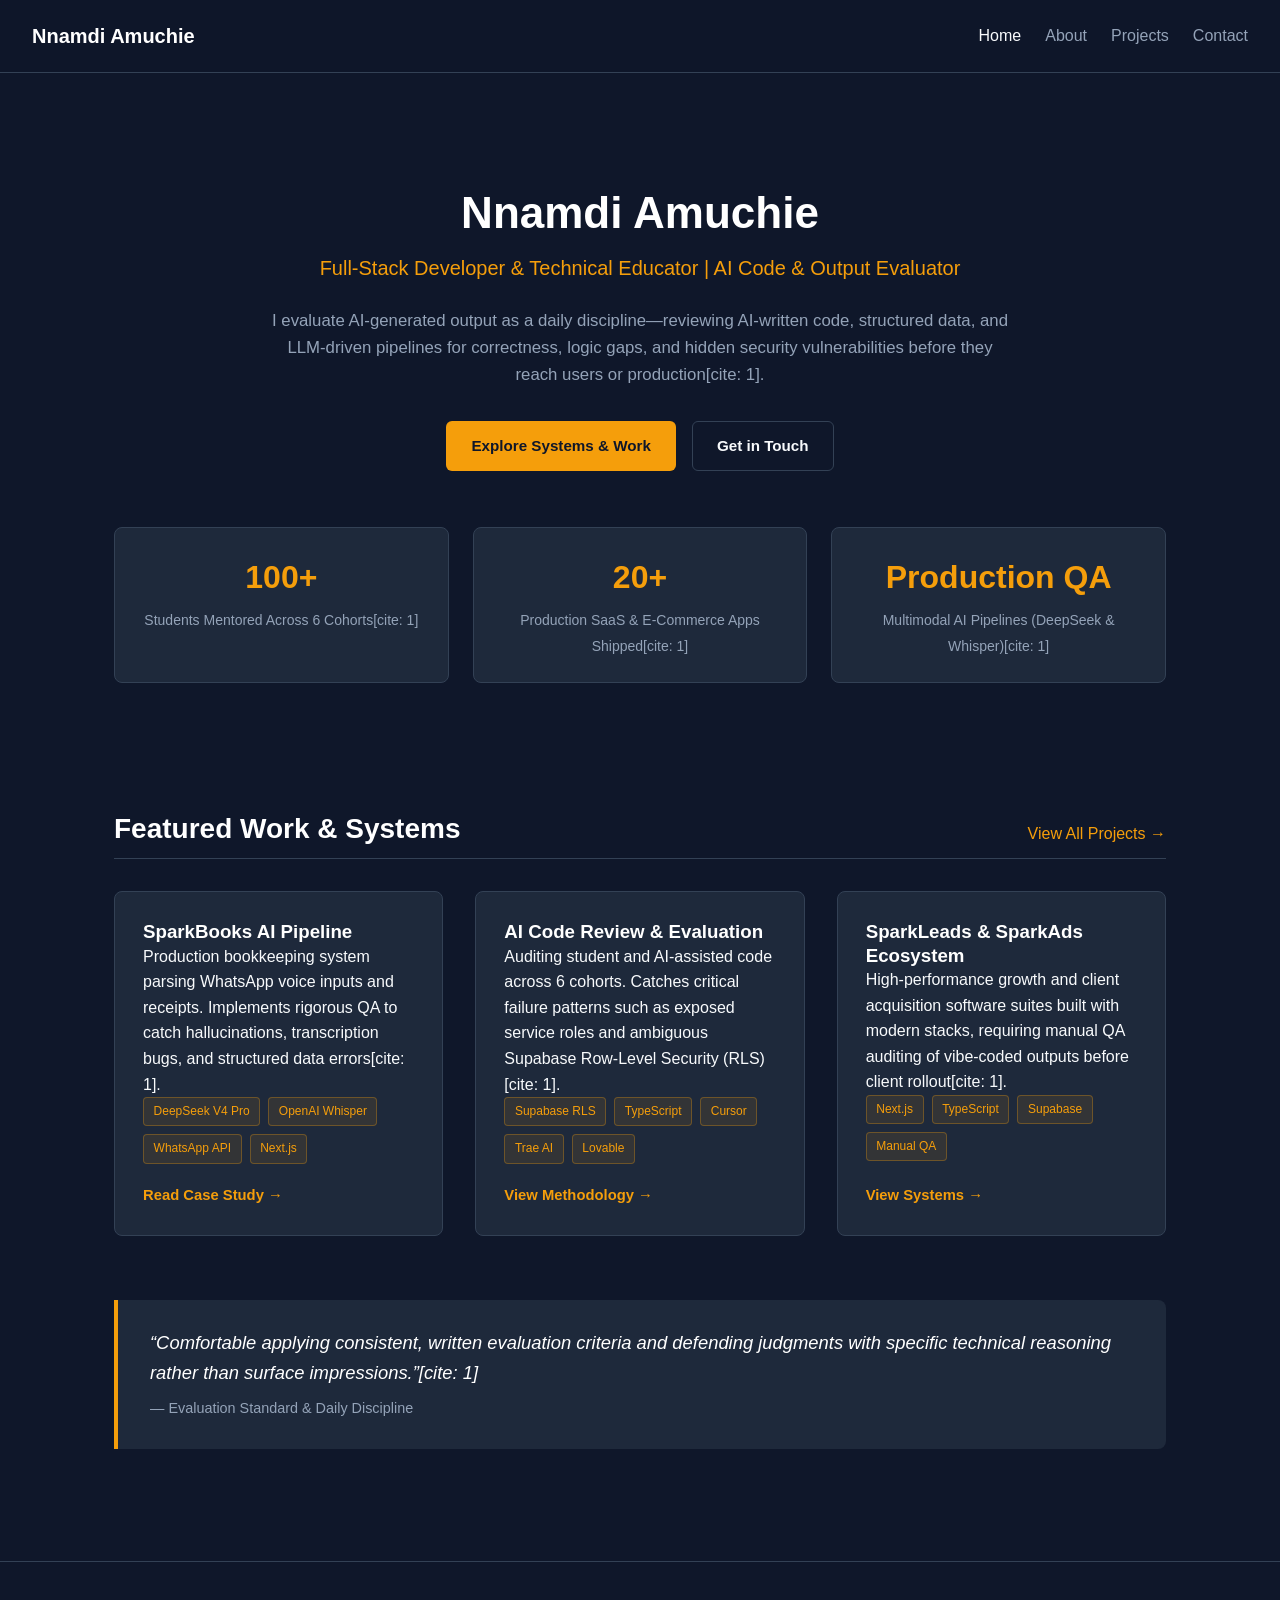
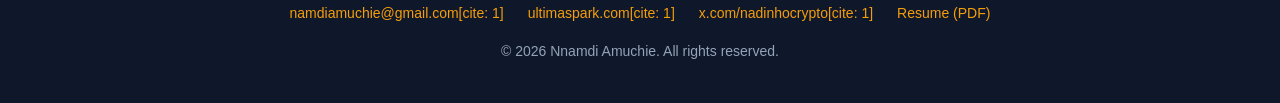
<file: index.html>
<!DOCTYPE html>
<html lang="en">
<head>
  <meta charset="UTF-8">
  <meta name="viewport" content="width=device-width, initial-scale=1.0">
  <meta name="description" content="Portfolio of Nnamdi Amuchie — Full-Stack Developer, AI Evaluator, and Technical Educator.">
  <title>Nnamdi Amuchie | Full-Stack Developer &amp; AI Evaluator</title>
  <link rel="stylesheet" href="assets/styles/main.css">
</head>
<body>

  <!-- Top Global Navigation -->
  <header>
    <div class="brand">Nnamdi Amuchie</div>
    <nav aria-label="Main Navigation">
      <ul>
        <li><a href="index.html" class="active">Home</a></li>
        <li><a href="pages/about.html">About</a></li>
        <li><a href="pages/projects.html">Projects</a></li>
        <li><a href="pages/contact.html">Contact</a></li>
      </ul>
    </nav>
  </header>

  <main>
    <!-- Hero / Headline Section -->
    <section class="hero" aria-labelledby="hero-title">
      <h1 id="hero-title">Nnamdi Amuchie</h1>
      <p class="tagline">Full-Stack Developer &amp; Technical Educator | AI Code &amp; Output Evaluator</p>
      <p class="summary">
        I evaluate AI-generated output as a daily discipline—reviewing AI-written code, structured data, and LLM-driven pipelines for correctness, logic gaps, and hidden security vulnerabilities before they reach users or production[cite: 1].
      </p>
      <div class="cta-group">
        <a href="pages/projects.html" class="btn btn-primary">Explore Systems &amp; Work</a>
        <a href="pages/contact.html" class="btn btn-secondary">Get in Touch</a>
      </div>

      <!-- Quick Metrics Counters -->
      <div class="stats-grid" aria-label="Key Highlights">
        <article class="stat-card">
          <span class="stat-number">100+</span>
          <span class="stat-label">Students Mentored Across 6 Cohorts[cite: 1]</span>
        </article>
        <article class="stat-card">
          <span class="stat-number">20+</span>
          <span class="stat-label">Production SaaS &amp; E-Commerce Apps Shipped[cite: 1]</span>
        </article>
        <article class="stat-card">
          <span class="stat-number">Production QA</span>
          <span class="stat-label">Multimodal AI Pipelines (DeepSeek &amp; Whisper)[cite: 1]</span>
        </article>
      </div>
    </section>

    <!-- Featured Projects Teaser -->
    <section aria-labelledby="featured-heading">
      <div class="section-header">
        <h2 id="featured-heading" class="section-title">Featured Work &amp; Systems</h2>
        <a href="pages/projects.html">View All Projects &rarr;</a>
      </div>

      <div class="projects-grid">
        <!-- Project 1: SparkBooks -->
        <article class="project-card">
          <div>
            <h3>SparkBooks AI Pipeline</h3>
            <p>
              Production bookkeeping system parsing WhatsApp voice inputs and receipts. Implements rigorous QA to catch hallucinations, transcription bugs, and structured data errors[cite: 1].
            </p>
            <div class="tech-tags">
              <span class="tech-tag">DeepSeek V4 Pro</span>
              <span class="tech-tag">OpenAI Whisper</span>
              <span class="tech-tag">WhatsApp API</span>
              <span class="tech-tag">Next.js</span>
            </div>
          </div>
          <div class="project-links">
            <a href="pages/project-detail.html">Read Case Study &rarr;</a>
          </div>
        </article>

        <!-- Project 2: UltimaSpark Academy Code Audit -->
        <article class="project-card">
          <div>
            <h3>AI Code Review &amp; Evaluation</h3>
            <p>
              Auditing student and AI-assisted code across 6 cohorts. Catches critical failure patterns such as exposed service roles and ambiguous Supabase Row-Level Security (RLS)[cite: 1].
            </p>
            <div class="tech-tags">
              <span class="tech-tag">Supabase RLS</span>
              <span class="tech-tag">TypeScript</span>
              <span class="tech-tag">Cursor</span>
              <span class="tech-tag">Trae AI</span>
              <span class="tech-tag">Lovable</span>
            </div>
          </div>
          <div class="project-links">
            <a href="pages/projects.html">View Methodology &rarr;</a>
          </div>
        </article>

        <!-- Project 3: SparkLeads & SparkAds -->
        <article class="project-card">
          <div>
            <h3>SparkLeads &amp; SparkAds Ecosystem</h3>
            <p>
              High-performance growth and client acquisition software suites built with modern stacks, requiring manual QA auditing of vibe-coded outputs before client rollout[cite: 1].
            </p>
            <div class="tech-tags">
              <span class="tech-tag">Next.js</span>
              <span class="tech-tag">TypeScript</span>
              <span class="tech-tag">Supabase</span>
              <span class="tech-tag">Manual QA</span>
            </div>
          </div>
          <div class="project-links">
            <a href="pages/projects.html">View Systems &rarr;</a>
          </div>
        </article>
      </div>
    </section>

    <!-- Technical Philosophy / Value Proposition -->
    <section aria-labelledby="philosophy-heading">
      <div class="quote-box">
        <blockquote id="philosophy-heading">
          &ldquo;Comfortable applying consistent, written evaluation criteria and defending judgments with specific technical reasoning rather than surface impressions.&rdquo;[cite: 1]
        </blockquote>
        <cite>&mdash; Evaluation Standard &amp; Daily Discipline</cite>
      </div>
    </section>
  </main>

  <!-- Global Footer -->
  <footer>
    <div class="footer-links">
      <a href="mailto:namdiamuchie@gmail.com">namdiamuchie@gmail.com[cite: 1]</a>
      <a href="https://ultimaspark.com" target="_blank" rel="noopener noreferrer">ultimaspark.com[cite: 1]</a>
      <a href="https://x.com/nadinhocrypto" target="_blank" rel="noopener noreferrer">x.com/nadinhocrypto[cite: 1]</a>
      <a href="assets/docs/Nnamdi-Amuchie-Resume.pdf" download>Resume (PDF)</a>
    </div>
    <p>&copy; 2026 Nnamdi Amuchie. All rights reserved.</p>
  </footer>

  <script src="assets/js/main.js" defer></script>
</body>
</html>
</file>
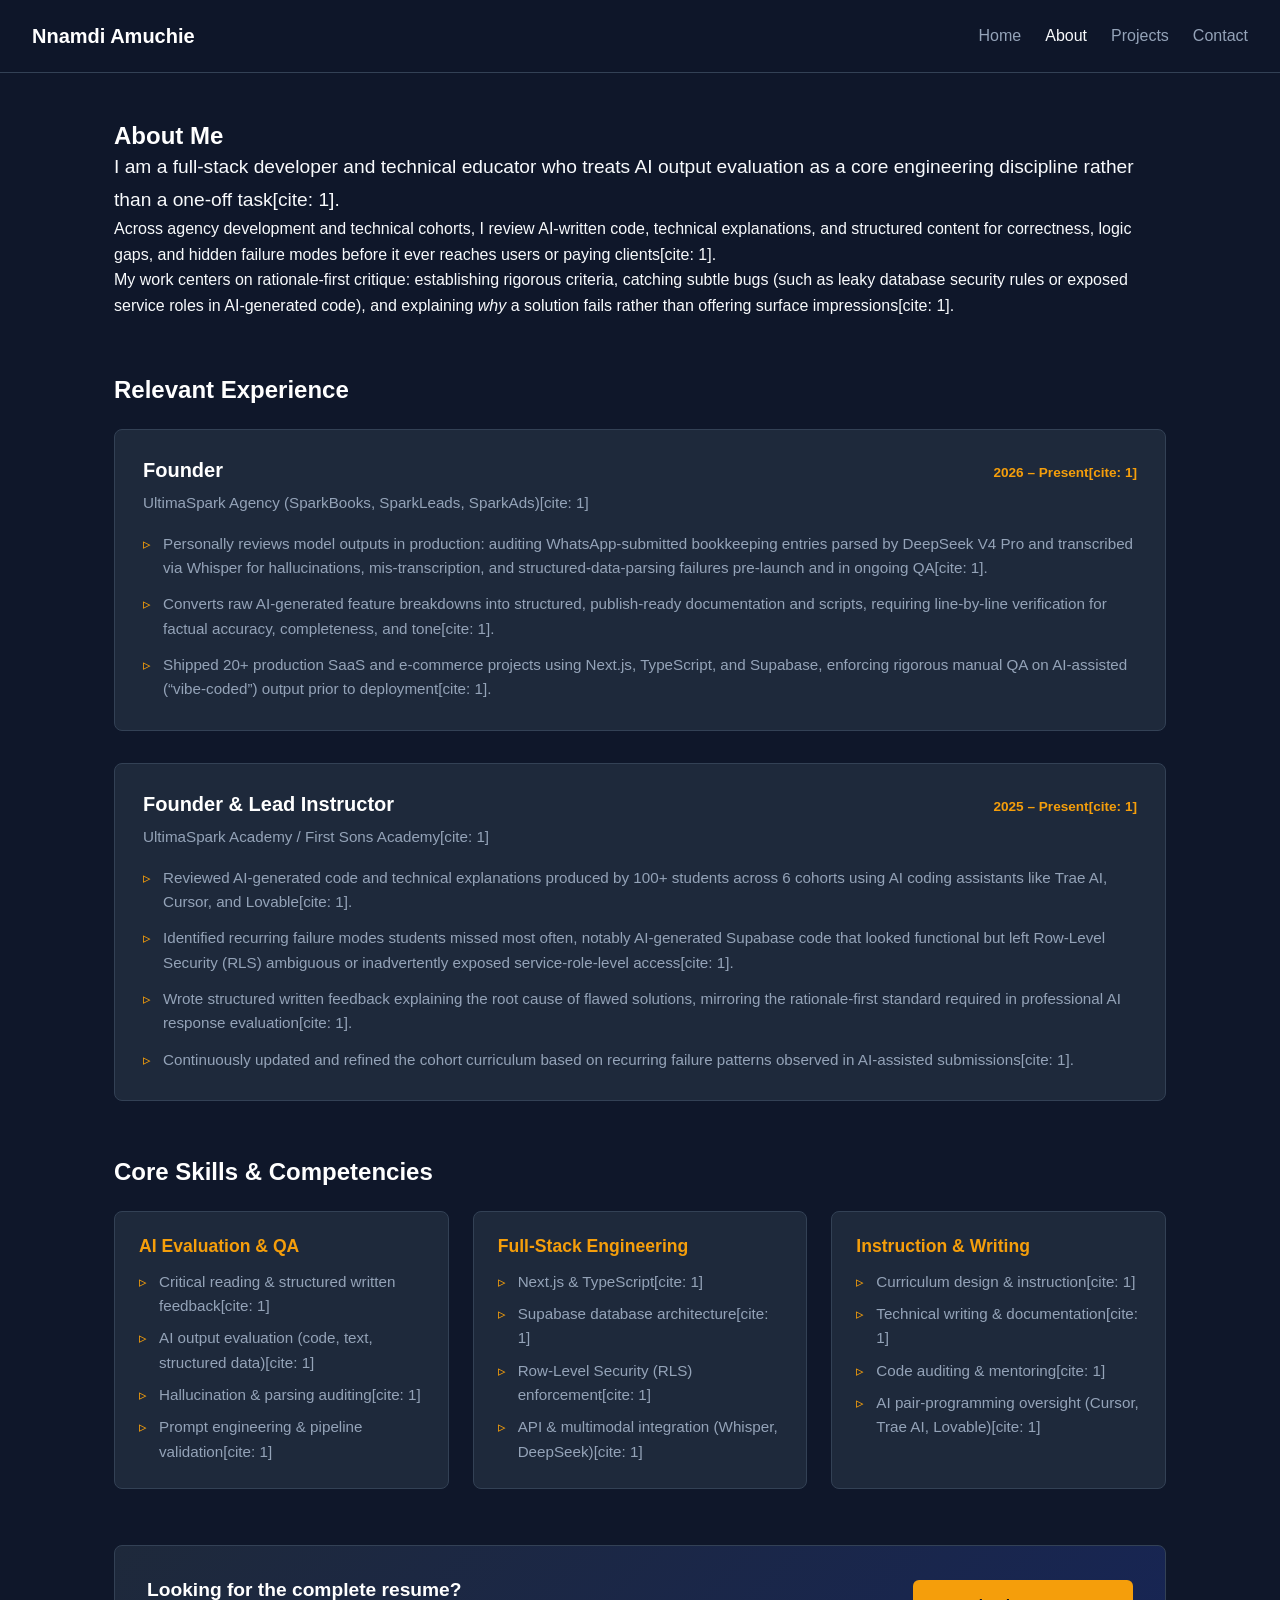
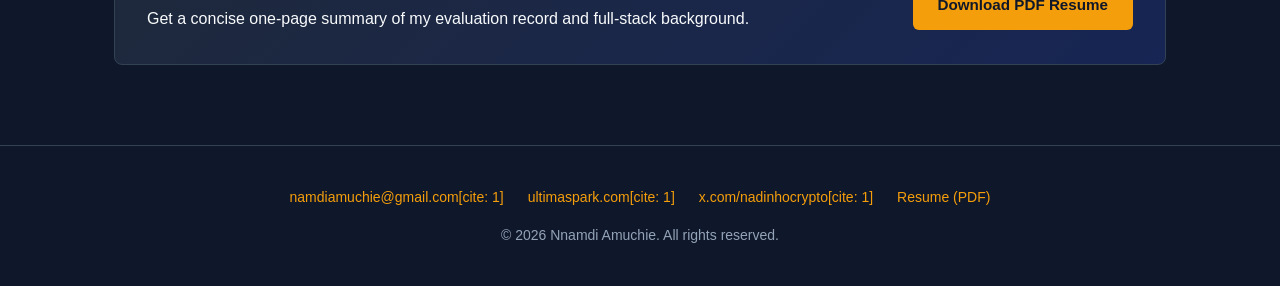
<file: pages/about.html>
<!DOCTYPE html>
<html lang="en">
<head>
  <meta charset="UTF-8">
  <meta name="viewport" content="width=device-width, initial-scale=1.0">
  <meta name="description" content="About Nnamdi Amuchie — Full-Stack Developer, AI Output Evaluator, and Lead Technical Instructor.">
  <title>About | Nnamdi Amuchie</title>
  <link rel="stylesheet" href="../assets/styles/main.css">
</head>
<body>

  <!-- Top Global Navigation -->
  <header>
    <div class="brand">Nnamdi Amuchie</div>
    <nav aria-label="Main Navigation">
      <ul>
        <li><a href="../index.html">Home</a></li>
        <li><a href="about.html" class="active">About</a></li>
        <li><a href="projects.html">Projects</a></li>
        <li><a href="contact.html">Contact</a></li>
      </ul>
    </nav>
  </header>

  <main>
    <!-- Bio / Overview Section -->
    <section class="section-block" aria-labelledby="about-title">
      <h1 id="about-title">About Me</h1>
      <p class="lead-text">
        I am a full-stack developer and technical educator who treats AI output evaluation as a core engineering discipline rather than a one-off task[cite: 1].
      </p>
      <p>
        Across agency development and technical cohorts, I review AI-written code, technical explanations, and structured content for correctness, logic gaps, and hidden failure modes before it ever reaches users or paying clients[cite: 1].
      </p>
      <p>
        My work centers on rationale-first critique: establishing rigorous criteria, catching subtle bugs (such as leaky database security rules or exposed service roles in AI-generated code), and explaining <em>why</em> a solution fails rather than offering surface impressions[cite: 1].
      </p>
    </section>

    <!-- Relevant Experience Timeline -->
    <section class="section-block" aria-labelledby="experience-title">
      <h2 id="experience-title">Relevant Experience</h2>
      <div class="timeline">
        
        <!-- Role 1: UltimaSpark Agency -->
        <article class="timeline-item">
          <div class="timeline-header">
            <h3 class="timeline-title">Founder</h3>
            <span class="timeline-date">2026 &ndash; Present[cite: 1]</span>
          </div>
          <div class="timeline-company">UltimaSpark Agency (SparkBooks, SparkLeads, SparkAds)[cite: 1]</div>
          <ul class="timeline-points">
            <li>Personally reviews model outputs in production: auditing WhatsApp-submitted bookkeeping entries parsed by DeepSeek V4 Pro and transcribed via Whisper for hallucinations, mis-transcription, and structured-data-parsing failures pre-launch and in ongoing QA[cite: 1].</li>
            <li>Converts raw AI-generated feature breakdowns into structured, publish-ready documentation and scripts, requiring line-by-line verification for factual accuracy, completeness, and tone[cite: 1].</li>
            <li>Shipped 20+ production SaaS and e-commerce projects using Next.js, TypeScript, and Supabase, enforcing rigorous manual QA on AI-assisted (&ldquo;vibe-coded&rdquo;) output prior to deployment[cite: 1].</li>
          </ul>
        </article>

        <!-- Role 2: UltimaSpark Academy / First Sons Academy -->
        <article class="timeline-item">
          <div class="timeline-header">
            <h3 class="timeline-title">Founder &amp; Lead Instructor</h3>
            <span class="timeline-date">2025 &ndash; Present[cite: 1]</span>
          </div>
          <div class="timeline-company">UltimaSpark Academy / First Sons Academy[cite: 1]</div>
          <ul class="timeline-points">
            <li>Reviewed AI-generated code and technical explanations produced by 100+ students across 6 cohorts using AI coding assistants like Trae AI, Cursor, and Lovable[cite: 1].</li>
            <li>Identified recurring failure modes students missed most often, notably AI-generated Supabase code that looked functional but left Row-Level Security (RLS) ambiguous or inadvertently exposed service-role-level access[cite: 1].</li>
            <li>Wrote structured written feedback explaining the root cause of flawed solutions, mirroring the rationale-first standard required in professional AI response evaluation[cite: 1].</li>
            <li>Continuously updated and refined the cohort curriculum based on recurring failure patterns observed in AI-assisted submissions[cite: 1].</li>
          </ul>
        </article>

      </div>
    </section>

    <!-- Core Skills Matrix -->
    <section class="section-block" aria-labelledby="skills-title">
      <h2 id="skills-title">Core Skills &amp; Competencies</h2>
      <div class="skills-grid">
        
        <div class="skill-card">
          <h3>AI Evaluation &amp; QA</h3>
          <ul class="skill-list">
            <li>Critical reading &amp; structured written feedback[cite: 1]</li>
            <li>AI output evaluation (code, text, structured data)[cite: 1]</li>
            <li>Hallucination &amp; parsing auditing[cite: 1]</li>
            <li>Prompt engineering &amp; pipeline validation[cite: 1]</li>
          </ul>
        </div>

        <div class="skill-card">
          <h3>Full-Stack Engineering</h3>
          <ul class="skill-list">
            <li>Next.js &amp; TypeScript[cite: 1]</li>
            <li>Supabase database architecture[cite: 1]</li>
            <li>Row-Level Security (RLS) enforcement[cite: 1]</li>
            <li>API &amp; multimodal integration (Whisper, DeepSeek)[cite: 1]</li>
          </ul>
        </div>

        <div class="skill-card">
          <h3>Instruction &amp; Writing</h3>
          <ul class="skill-list">
            <li>Curriculum design &amp; instruction[cite: 1]</li>
            <li>Technical writing &amp; documentation[cite: 1]</li>
            <li>Code auditing &amp; mentoring[cite: 1]</li>
            <li>AI pair-programming oversight (Cursor, Trae AI, Lovable)[cite: 1]</li>
          </ul>
        </div>

      </div>
    </section>

    <!-- Download Resume Callout -->
    <section class="download-resume-banner" aria-label="Resume Download">
      <div>
        <h3>Looking for the complete resume?</h3>
        <p>Get a concise one-page summary of my evaluation record and full-stack background.</p>
      </div>
      <a href="../assets/docs/Nnamdi-Amuchie-Resume.pdf" class="btn btn-primary" download>Download PDF Resume</a>
    </section>
  </main>

  <!-- Global Footer -->
  <footer>
    <div class="footer-links">
      <a href="mailto:namdiamuchie@gmail.com">namdiamuchie@gmail.com[cite: 1]</a>
      <a href="https://ultimaspark.com" target="_blank" rel="noopener noreferrer">ultimaspark.com[cite: 1]</a>
      <a href="https://x.com/nadinhocrypto" target="_blank" rel="noopener noreferrer">x.com/nadinhocrypto[cite: 1]</a>
      <a href="../assets/docs/Nnamdi-Amuchie-Resume.pdf" download>Resume (PDF)</a>
    </div>
    <p>&copy; 2026 Nnamdi Amuchie. All rights reserved.</p>
  </footer>

  <script src="../assets/js/main.js" defer></script>
</body>
</html>
</file>
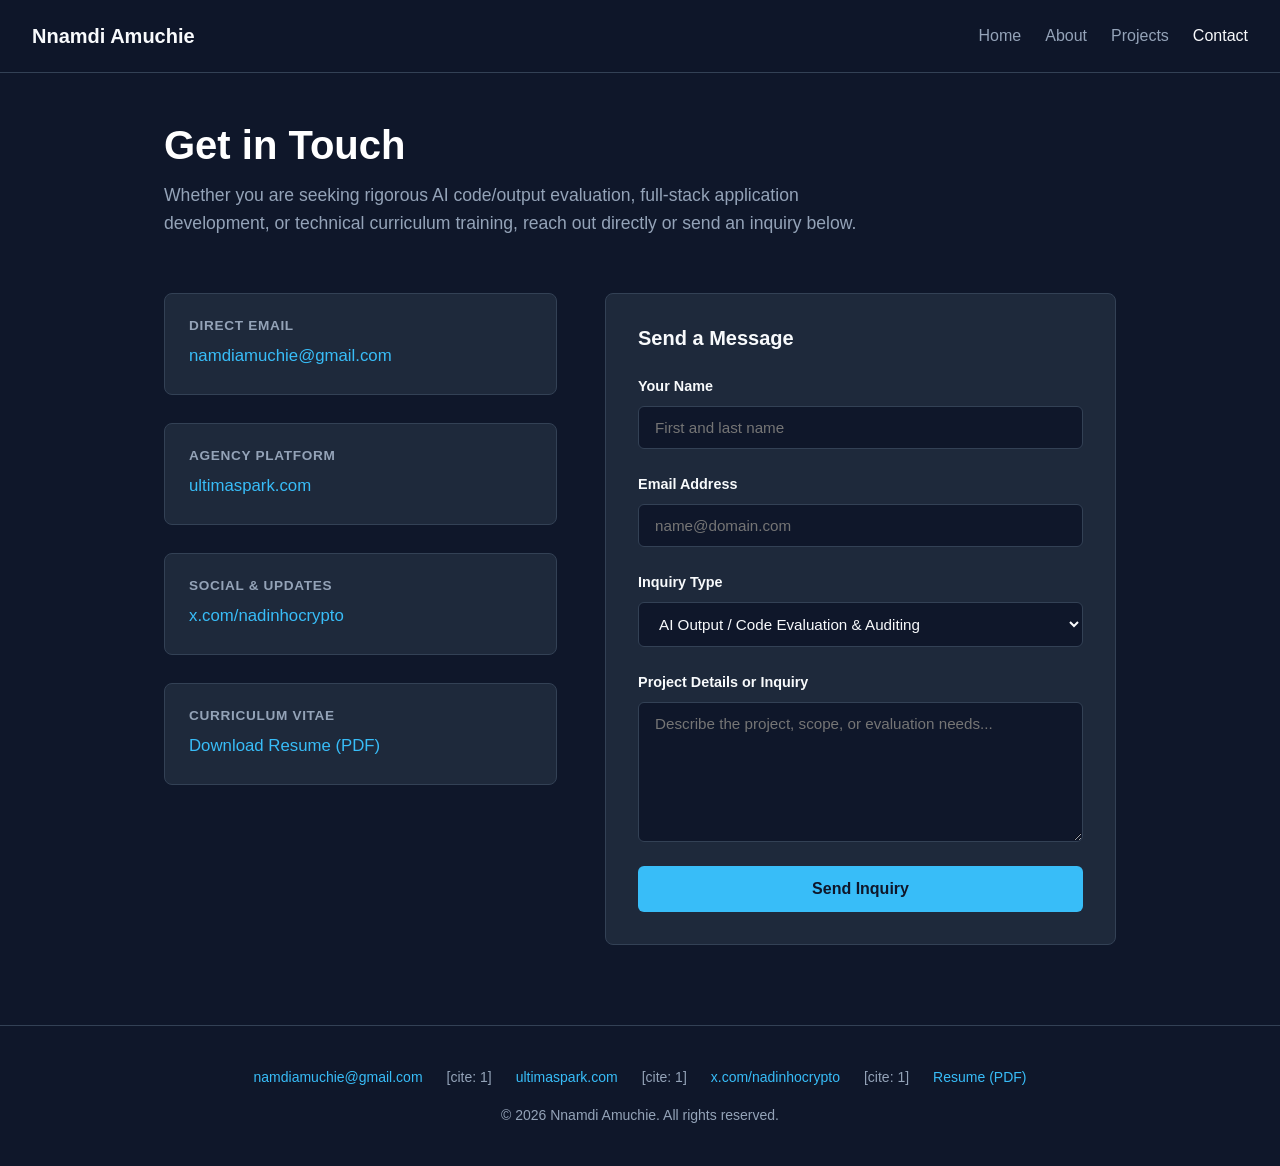
<file: pages/contact.html>
<!DOCTYPE html>
<html lang="en">
<head>
  <meta charset="UTF-8">
  <meta name="viewport" content="width=device-width, initial-scale=1.0">
  <meta name="description" content="Contact Nnamdi Amuchie — Inquiries for AI code evaluation, full-stack web engineering, or technical training.">
  <title>Contact | Nnamdi Amuchie</title>
  <link rel="stylesheet" href="../assets/styles/main.css">
  <style>
    :root {
      --bg: #0f172a;
      --card-bg: #1e293b;
      --text-main: #f8fafc;
      --text-muted: #94a3b8;
      --accent: #38bdf8;
      --accent-hover: #0ea5e9;
      --border: #334155;
    }
    * {
      box-sizing: border-box;
      margin: 0;
      padding: 0;
    }
    body {
      font-family: -apple-system, BlinkMacSystemFont, "Segoe UI", Roboto, Helvetica, Arial, sans-serif;
      background-color: var(--bg);
      color: var(--text-main);
      line-height: 1.6;
    }
    a {
      color: var(--accent);
      text-decoration: none;
      transition: color 0.2s ease;
    }
    a:hover {
      color: var(--accent-hover);
    }
    header {
      border-bottom: 1px solid var(--border);
      padding: 1.25rem 2rem;
      display: flex;
      justify-content: space-between;
      align-items: center;
      position: sticky;
      top: 0;
      background-color: rgba(15, 23, 42, 0.95);
      backdrop-filter: blur(8px);
      z-index: 100;
    }
    .brand {
      font-weight: 700;
      font-size: 1.25rem;
      color: var(--text-main);
    }
    nav ul {
      display: flex;
      list-style: none;
      gap: 1.5rem;
    }
    nav a {
      color: var(--text-muted);
      font-weight: 500;
    }
    nav a:hover, nav a.active {
      color: var(--text-main);
    }
    main {
      max-width: 1000px;
      margin: 0 auto;
      padding: 3rem 1.5rem 5rem;
    }
    .page-intro {
      max-width: 700px;
      margin-bottom: 3.5rem;
    }
    h1 {
      font-size: 2.5rem;
      line-height: 1.2;
      margin-bottom: 0.75rem;
    }
    .page-intro p {
      font-size: 1.1rem;
      color: var(--text-muted);
    }
    .contact-layout {
      display: grid;
      grid-template-columns: 1fr 1.3fr;
      gap: 3rem;
    }
    @media (max-width: 768px) {
      .contact-layout {
        grid-template-columns: 1fr;
        gap: 2.5rem;
      }
    }
    .direct-details {
      display: flex;
      flex-direction: column;
      gap: 1.75rem;
    }
    .detail-card {
      background-color: var(--card-bg);
      border: 1px solid var(--border);
      border-radius: 8px;
      padding: 1.5rem;
    }
    .detail-card h2 {
      font-size: 0.85rem;
      text-transform: uppercase;
      letter-spacing: 0.05em;
      color: var(--text-muted);
      margin-bottom: 0.5rem;
    }
    .detail-card p, .detail-card a {
      font-size: 1.05rem;
      font-weight: 500;
    }
    .form-card {
      background-color: var(--card-bg);
      border: 1px solid var(--border);
      border-radius: 8px;
      padding: 2rem;
    }
    .form-group {
      margin-bottom: 1.5rem;
      display: flex;
      flex-direction: column;
      gap: 0.5rem;
    }
    label {
      font-size: 0.9rem;
      font-weight: 600;
      color: var(--text-main);
    }
    input, select, textarea {
      width: 100%;
      background-color: #0f172a;
      border: 1px solid var(--border);
      color: var(--text-main);
      padding: 0.75rem 1rem;
      border-radius: 6px;
      font-family: inherit;
      font-size: 0.95rem;
      outline: none;
      transition: border-color 0.2s ease;
    }
    input:focus, select:focus, textarea:focus {
      border-color: var(--accent);
    }
    textarea {
      resize: vertical;
      min-height: 140px;
    }
    .btn {
      display: inline-block;
      width: 100%;
      padding: 0.85rem 1.5rem;
      border-radius: 6px;
      font-weight: 600;
      font-size: 1rem;
      background-color: var(--accent);
      color: #0f172a;
      border: none;
      cursor: pointer;
      transition: background-color 0.2s ease;
    }
    .btn:hover {
      background-color: var(--accent-hover);
    }
    footer {
      border-top: 1px solid var(--border);
      padding: 2.5rem 1.5rem;
      text-align: center;
      color: var(--text-muted);
      font-size: 0.875rem;
    }
    .footer-links {
      display: flex;
      justify-content: center;
      gap: 1.5rem;
      margin-bottom: 1rem;
    }
  </style>
</head>
<body>

  <!-- Top Global Navigation -->
  <header>
    <div class="brand">Nnamdi Amuchie</div>
    <nav aria-label="Main Navigation">
      <ul>
        <li><a href="../index.html">Home</a></li>
        <li><a href="about.html">About</a></li>
        <li><a href="projects.html">Projects</a></li>
        <li><a href="contact.html" class="active">Contact</a></li>
      </ul>
    </nav>
  </header>

  <main>
    <section class="page-intro" aria-labelledby="contact-heading">
      <h1 id="contact-heading">Get in Touch</h1>
      <p>
        Whether you are seeking rigorous AI code/output evaluation, full-stack application development, or technical curriculum training, reach out directly or send an inquiry below.
      </p>
    </section>

    <div class="contact-layout">
      <!-- Direct Contact Channels -->
      <aside class="direct-details" aria-label="Direct Contact Information">
        <div class="detail-card">
          <h2>Direct Email</h2>
          <a href="mailto:namdiamuchie@gmail.com">namdiamuchie@gmail.com</a>
        </div>

        <div class="detail-card">
          <h2>Agency Platform</h2>
          <a href="https://ultimaspark.com" target="_blank" rel="noopener noreferrer">ultimaspark.com</a>
        </div>

        <div class="detail-card">
          <h2>Social &amp; Updates</h2>
          <a href="https://x.com/nadinhocrypto" target="_blank" rel="noopener noreferrer">x.com/nadinhocrypto</a>
        </div>

        <div class="detail-card">
          <h2>Curriculum Vitae</h2>
          <p><a href="../assets/docs/Nnamdi-Amuchie-Resume.pdf" download>Download Resume (PDF)</a></p>
        </div>
      </aside>

      <!-- Inquiry Form -->
      <section class="form-card" aria-labelledby="form-heading">
        <h2 id="form-heading" style="font-size: 1.25rem; margin-bottom: 1.5rem; color: var(--text-main);">Send a Message</h2>
        <form action="mailto:namdiamuchie@gmail.com" method="post" enctype="text/plain">
          <div class="form-group">
            <label for="name">Your Name</label>
            <input type="text" id="name" name="name" placeholder="First and last name" required>
          </div>

          <div class="form-group">
            <label for="email">Email Address</label>
            <input type="email" id="email" name="email" placeholder="name@domain.com" required>
          </div>

          <div class="form-group">
            <label for="interest">Inquiry Type</label>
            <select id="interest" name="interest">
              <option value="ai-evaluation">AI Output / Code Evaluation &amp; Auditing</option>
              <option value="fullstack-dev">Full-Stack SaaS / Web Development</option>
              <option value="training">Technical Instruction &amp; Academy Cohorts</option>
              <option value="general">General Collaboration</option>
            </select>
          </div>

          <div class="form-group">
            <label for="message">Project Details or Inquiry</label>
            <textarea id="message" name="message" placeholder="Describe the project, scope, or evaluation needs..." required></textarea>
          </div>

          <button type="submit" class="btn">Send Inquiry</button>
        </form>
      </section>
    </div>
  </main>

  <!-- Global Footer -->
  <footer>
    <div class="footer-links">
      <a href="mailto:namdiamuchie@gmail.com">namdiamuchie@gmail.com</a>[cite: 1]
      <a href="https://ultimaspark.com" target="_blank" rel="noopener noreferrer">ultimaspark.com</a>[cite: 1]
      <a href="https://x.com/nadinhocrypto" target="_blank" rel="noopener noreferrer">x.com/nadinhocrypto</a>[cite: 1]
      <a href="../assets/docs/Nnamdi-Amuchie-Resume.pdf" download>Resume (PDF)</a>
    </div>
    <p>&copy; 2026 Nnamdi Amuchie. All rights reserved.</p>
  </footer>

</body>
</html>
</file>
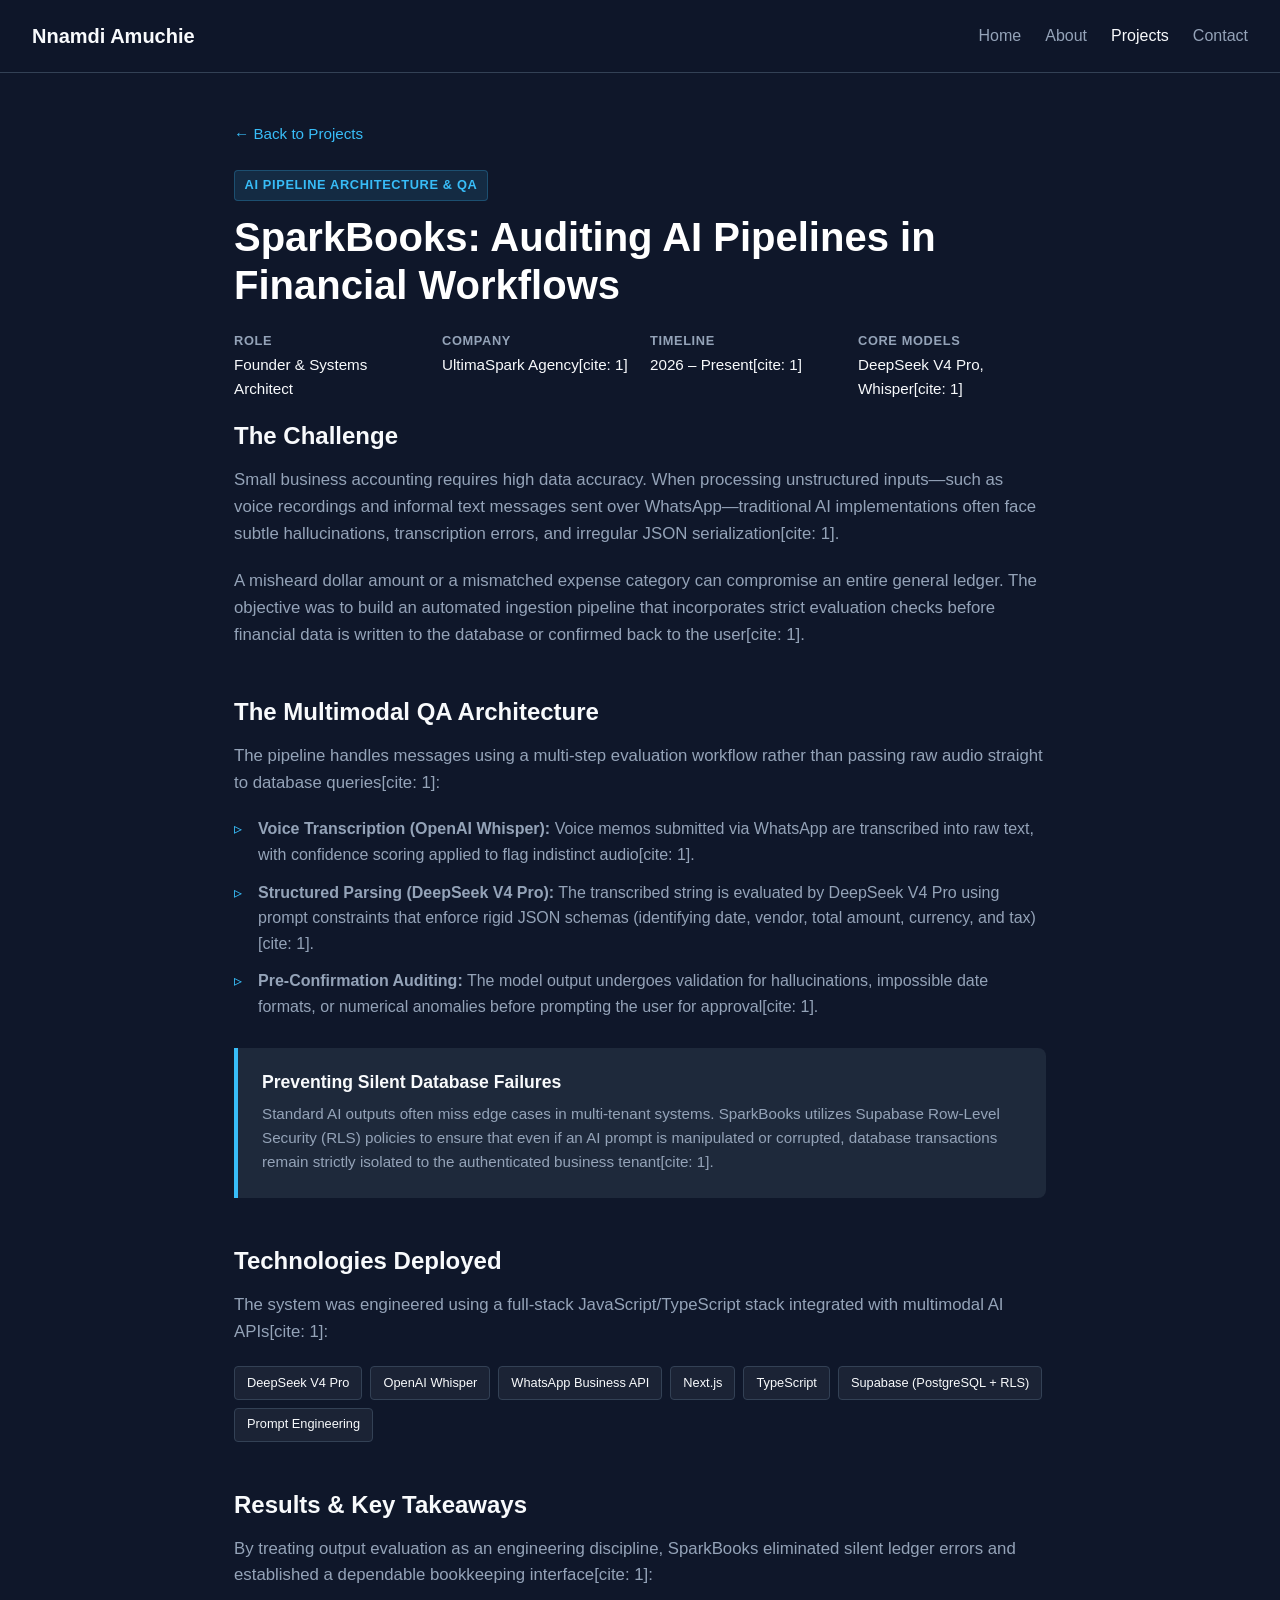
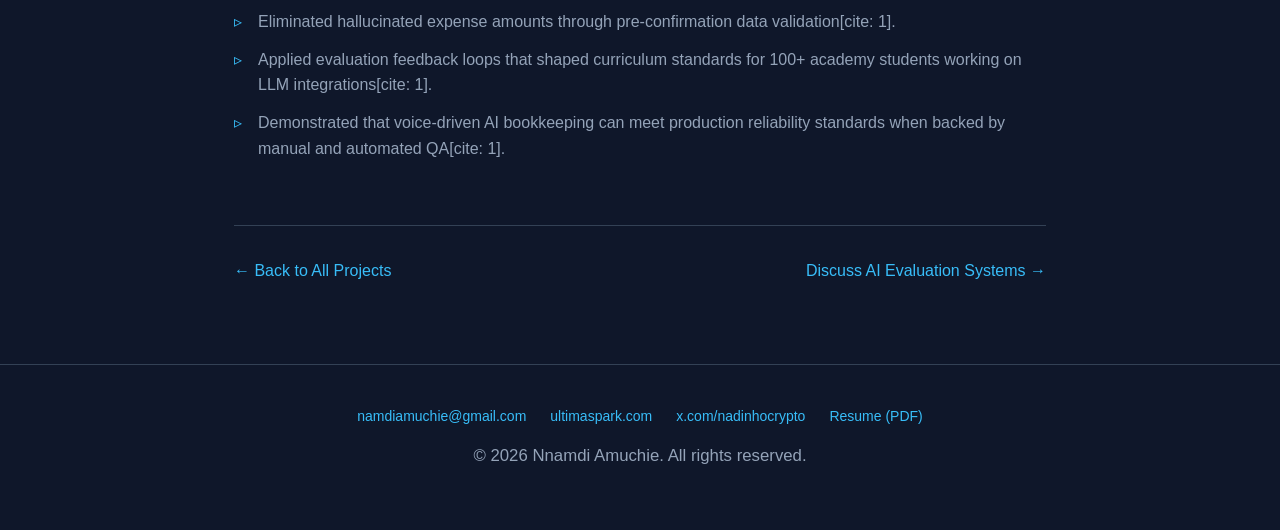
<file: pages/project-detail.html>
<!DOCTYPE html>
<html lang="en">
<head>
  <meta charset="UTF-8">
  <meta name="viewport" content="width=device-width, initial-scale=1.0">
  <meta name="description" content="Case Study: SparkBooks Production AI Bookkeeping Pipeline by Nnamdi Amuchie.">
  <title>Case Study: SparkBooks | Nnamdi Amuchie</title>
  <link rel="stylesheet" href="../assets/styles/main.css">
  <style>
    :root {
      --bg: #0f172a;
      --card-bg: #1e293b;
      --text-main: #f8fafc;
      --text-muted: #94a3b8;
      --accent: #38bdf8;
      --accent-hover: #0ea5e9;
      --border: #334155;
      --badge-bg: rgba(56, 189, 248, 0.12);
      --badge-border: rgba(56, 189, 248, 0.25);
    }
    * {
      box-sizing: border-box;
      margin: 0;
      padding: 0;
    }
    body {
      font-family: -apple-system, BlinkMacSystemFont, "Segoe UI", Roboto, Helvetica, Arial, sans-serif;
      background-color: var(--bg);
      color: var(--text-main);
      line-height: 1.6;
    }
    a {
      color: var(--accent);
      text-decoration: none;
      transition: color 0.2s ease;
    }
    a:hover {
      color: var(--accent-hover);
    }
    header {
      border-bottom: 1px solid var(--border);
      padding: 1.25rem 2rem;
      display: flex;
      justify-content: space-between;
      align-items: center;
      position: sticky;
      top: 0;
      background-color: rgba(15, 23, 42, 0.95);
      backdrop-filter: blur(8px);
      z-index: 100;
    }
    .brand {
      font-weight: 700;
      font-size: 1.25rem;
      color: var(--text-main);
    }
    nav ul {
      display: flex;
      list-style: none;
      gap: 1.5rem;
    }
    nav a {
      color: var(--text-muted);
      font-weight: 500;
    }
    nav a:hover, nav a.active {
      color: var(--text-main);
    }
    main {
      max-width: 860px;
      margin: 0 auto;
      padding: 3rem 1.5rem 5rem;
    }
    .back-link {
      display: inline-block;
      margin-bottom: 1.5rem;
      font-size: 0.95rem;
      font-weight: 500;
    }
    .case-header {
      margin-bottom: 2.5rem;
      border-bottom: 1px solid var(--border);
      padding-bottom: 2rem;
    }
    .case-category {
      font-size: 0.8rem;
      text-transform: uppercase;
      letter-spacing: 0.05em;
      color: var(--accent);
      background-color: var(--badge-bg);
      border: 1px solid var(--badge-border);
      padding: 0.25rem 0.6rem;
      border-radius: 4px;
      font-weight: 600;
      display: inline-block;
      margin-bottom: 0.75rem;
    }
    h1 {
      font-size: 2.5rem;
      line-height: 1.2;
      margin-bottom: 1rem;
    }
    .project-meta-grid {
      display: grid;
      grid-template-columns: repeat(auto-fit, minmax(180px, 1fr));
      gap: 1.25rem;
      margin-top: 1.5rem;
    }
    .meta-item h3 {
      font-size: 0.8rem;
      text-transform: uppercase;
      letter-spacing: 0.05em;
      color: var(--text-muted);
      margin-bottom: 0.25rem;
    }
    .meta-item p {
      font-size: 0.95rem;
      color: var(--text-main);
      font-weight: 500;
    }
    .content-block {
      margin-bottom: 3rem;
    }
    h2 {
      font-size: 1.5rem;
      margin-bottom: 1rem;
      color: var(--text-main);
    }
    p {
      color: var(--text-muted);
      font-size: 1.05rem;
      margin-bottom: 1.25rem;
    }
    .bullet-list {
      list-style: none;
      display: flex;
      flex-direction: column;
      gap: 0.75rem;
      margin: 1rem 0;
    }
    .bullet-list li {
      font-size: 1rem;
      color: var(--text-muted);
      position: relative;
      padding-left: 1.5rem;
    }
    .bullet-list li::before {
      content: "▹";
      position: absolute;
      left: 0;
      color: var(--accent);
    }
    .callout-box {
      background-color: var(--card-bg);
      border-left: 4px solid var(--accent);
      border-radius: 0 8px 8px 0;
      padding: 1.5rem;
      margin: 1.75rem 0;
    }
    .callout-box h3 {
      font-size: 1.1rem;
      margin-bottom: 0.5rem;
      color: var(--text-main);
    }
    .callout-box p {
      margin-bottom: 0;
      font-size: 0.95rem;
    }
    .tech-stack-wrap {
      display: flex;
      flex-wrap: wrap;
      gap: 0.5rem;
      margin-top: 0.75rem;
    }
    .tech-tag {
      font-size: 0.8rem;
      background: rgba(255, 255, 255, 0.05);
      color: var(--text-main);
      padding: 0.35rem 0.75rem;
      border-radius: 4px;
      border: 1px solid var(--border);
    }
    .nav-actions {
      display: flex;
      justify-content: space-between;
      align-items: center;
      border-top: 1px solid var(--border);
      padding-top: 2rem;
      margin-top: 4rem;
    }
    footer {
      border-top: 1px solid var(--border);
      padding: 2.5rem 1.5rem;
      text-align: center;
      color: var(--text-muted);
      font-size: 0.875rem;
    }
    .footer-links {
      display: flex;
      justify-content: center;
      gap: 1.5rem;
      margin-bottom: 1rem;
    }
  </style>
</head>
<body>

  <!-- Top Global Navigation -->
  <header>
    <div class="brand">Nnamdi Amuchie</div>
    <nav aria-label="Main Navigation">
      <ul>
        <li><a href="../index.html">Home</a></li>
        <li><a href="about.html">About</a></li>
        <li><a href="projects.html" class="active">Projects</a></li>
        <li><a href="contact.html">Contact</a></li>
      </ul>
    </nav>
  </header>

  <main>
    <a href="projects.html" class="back-link">&larr; Back to Projects</a>

    <article>
      <!-- Case Study Header -->
      <header class="case-header" style="all: unset; display: block;">
        <span class="case-category">AI Pipeline Architecture &amp; QA</span>
        <h1>SparkBooks: Auditing AI Pipelines in Financial Workflows</h1>
        
        <div class="project-meta-grid">
          <div class="meta-item">
            <h3>Role</h3>
            <p>Founder &amp; Systems Architect</p>
          </div>
          <div class="meta-item">
            <h3>Company</h3>
            <p>UltimaSpark Agency[cite: 1]</p>
          </div>
          <div class="meta-item">
            <h3>Timeline</h3>
            <p>2026 &ndash; Present[cite: 1]</p>
          </div>
          <div class="meta-item">
            <h3>Core Models</h3>
            <p>DeepSeek V4 Pro, Whisper[cite: 1]</p>
          </div>
        </div>
      </header>

      <!-- Section 1: The Challenge -->
      <section class="content-block" aria-labelledby="challenge-heading">
        <h2 id="challenge-heading">The Challenge</h2>
        <p>
          Small business accounting requires high data accuracy. When processing unstructured inputs—such as voice recordings and informal text messages sent over WhatsApp—traditional AI implementations often face subtle hallucinations, transcription errors, and irregular JSON serialization[cite: 1].
        </p>
        <p>
          A misheard dollar amount or a mismatched expense category can compromise an entire general ledger. The objective was to build an automated ingestion pipeline that incorporates strict evaluation checks before financial data is written to the database or confirmed back to the user[cite: 1].
        </p>
      </section>

      <!-- Section 2: Architecture & Evaluation System -->
      <section class="content-block" aria-labelledby="architecture-heading">
        <h2 id="architecture-heading">The Multimodal QA Architecture</h2>
        <p>
          The pipeline handles messages using a multi-step evaluation workflow rather than passing raw audio straight to database queries[cite: 1]:
        </p>
        
        <ul class="bullet-list">
          <li><strong>Voice Transcription (OpenAI Whisper):</strong> Voice memos submitted via WhatsApp are transcribed into raw text, with confidence scoring applied to flag indistinct audio[cite: 1].</li>
          <li><strong>Structured Parsing (DeepSeek V4 Pro):</strong> The transcribed string is evaluated by DeepSeek V4 Pro using prompt constraints that enforce rigid JSON schemas (identifying date, vendor, total amount, currency, and tax)[cite: 1].</li>
          <li><strong>Pre-Confirmation Auditing:</strong> The model output undergoes validation for hallucinations, impossible date formats, or numerical anomalies before prompting the user for approval[cite: 1].</li>
        </ul>

        <div class="callout-box">
          <h3>Preventing Silent Database Failures</h3>
          <p>
            Standard AI outputs often miss edge cases in multi-tenant systems. SparkBooks utilizes Supabase Row-Level Security (RLS) policies to ensure that even if an AI prompt is manipulated or corrupted, database transactions remain strictly isolated to the authenticated business tenant[cite: 1].
          </p>
        </div>
      </section>

      <!-- Section 3: Technical Implementation -->
      <section class="content-block" aria-labelledby="tech-heading">
        <h2 id="tech-heading">Technologies Deployed</h2>
        <p>The system was engineered using a full-stack JavaScript/TypeScript stack integrated with multimodal AI APIs[cite: 1]:</p>
        <div class="tech-stack-wrap">
          <span class="tech-tag">DeepSeek V4 Pro</span>
          <span class="tech-tag">OpenAI Whisper</span>
          <span class="tech-tag">WhatsApp Business API</span>
          <span class="tech-tag">Next.js</span>
          <span class="tech-tag">TypeScript</span>
          <span class="tech-tag">Supabase (PostgreSQL + RLS)</span>
          <span class="tech-tag">Prompt Engineering</span>
        </div>
      </section>

      <!-- Section 4: Key Results & Insights -->
      <section class="content-block" aria-labelledby="results-heading">
        <h2 id="results-heading">Results &amp; Key Takeaways</h2>
        <p>
          By treating output evaluation as an engineering discipline, SparkBooks eliminated silent ledger errors and established a dependable bookkeeping interface[cite: 1]:
        </p>
        <ul class="bullet-list">
          <li>Eliminated hallucinated expense amounts through pre-confirmation data validation[cite: 1].</li>
          <li>Applied evaluation feedback loops that shaped curriculum standards for 100+ academy students working on LLM integrations[cite: 1].</li>
          <li>Demonstrated that voice-driven AI bookkeeping can meet production reliability standards when backed by manual and automated QA[cite: 1].</li>
        </ul>
      </section>

      <!-- Navigation Actions -->
      <div class="nav-actions">
        <a href="projects.html">&larr; Back to All Projects</a>
        <a href="contact.html">Discuss AI Evaluation Systems &rarr;</a>
      </div>
    </article>
  </main>

  <!-- Global Footer -->
  <footer>
    <div class="footer-links">
      <a href="mailto:namdiamuchie@gmail.com">namdiamuchie@gmail.com</a>
      <a href="https://ultimaspark.com" target="_blank" rel="noopener noreferrer">ultimaspark.com</a>
      <a href="https://x.com/nadinhocrypto" target="_blank" rel="noopener noreferrer">x.com/nadinhocrypto</a>
      <a href="../assets/docs/Nnamdi-Amuchie-Resume.pdf" download>Resume (PDF)</a>
    </div>
    <p>&copy; 2026 Nnamdi Amuchie. All rights reserved.</p>
  </footer>

</body>
</html>
</file>
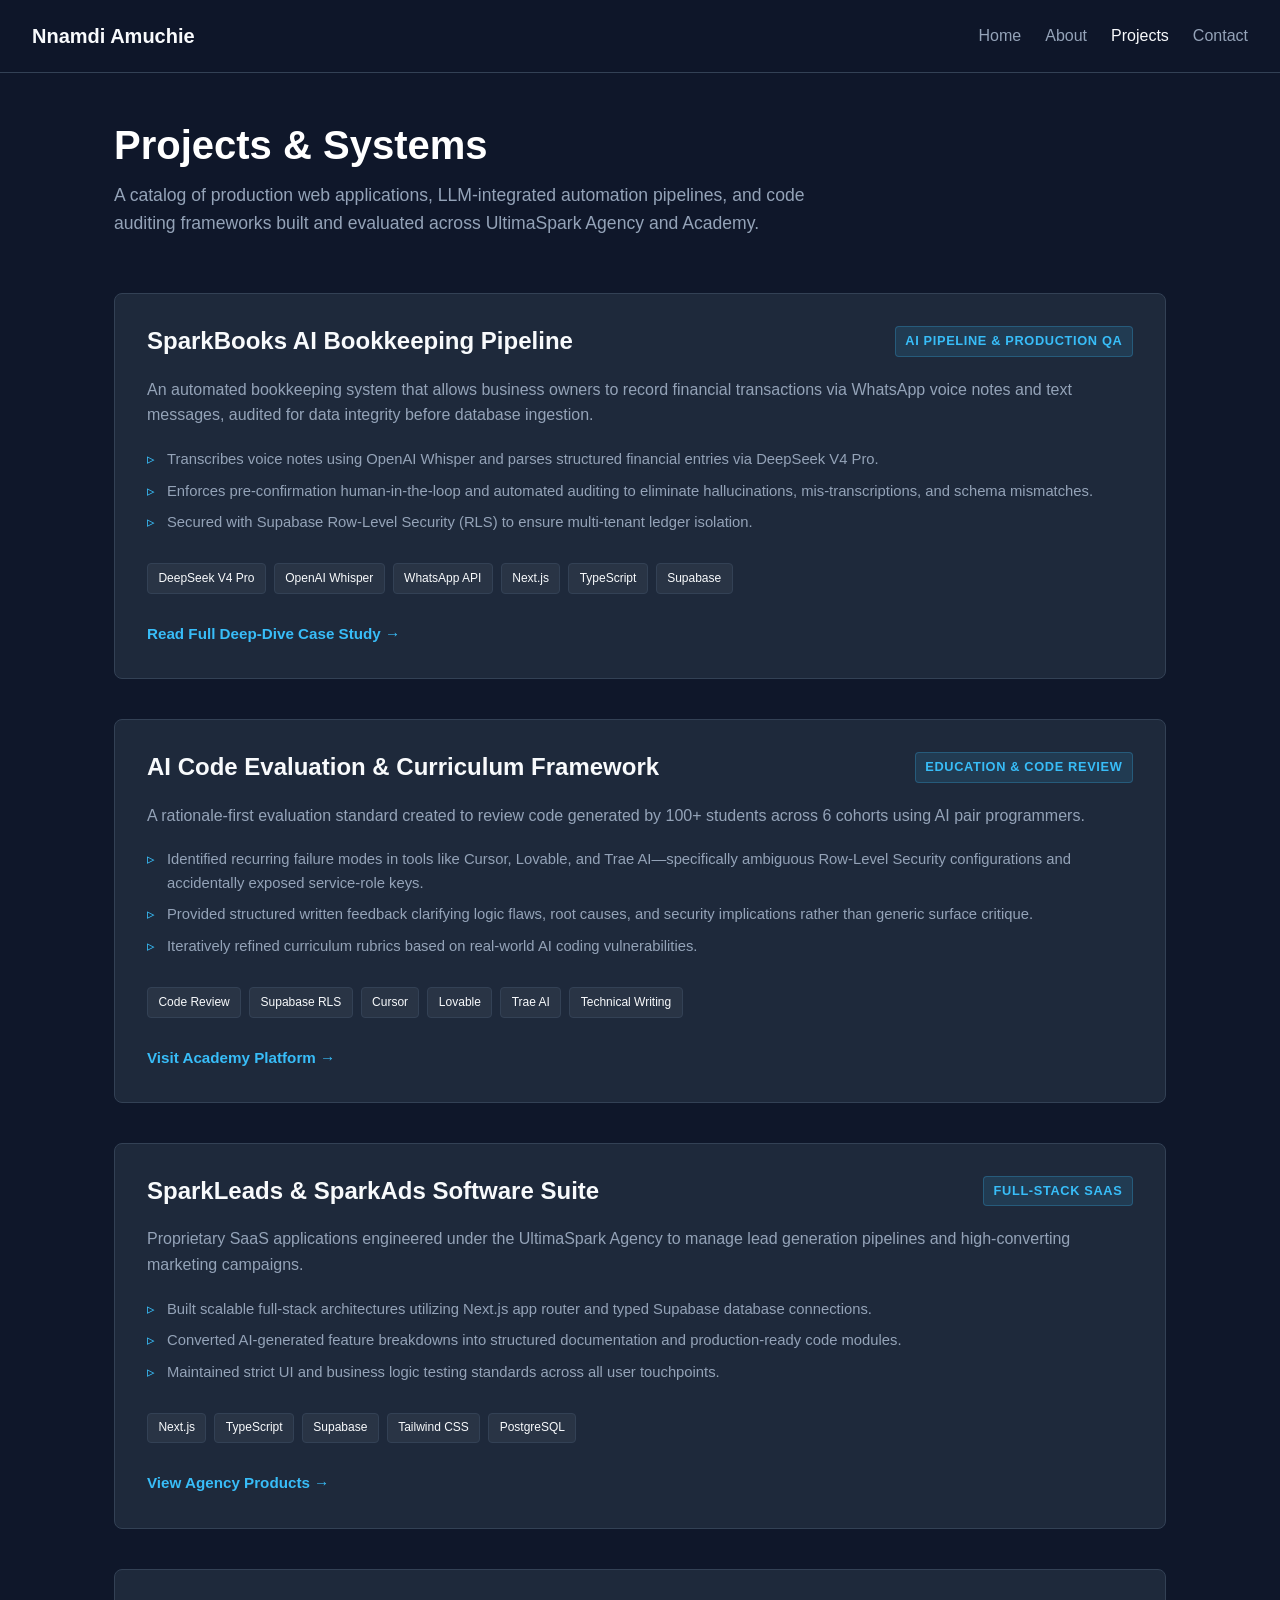
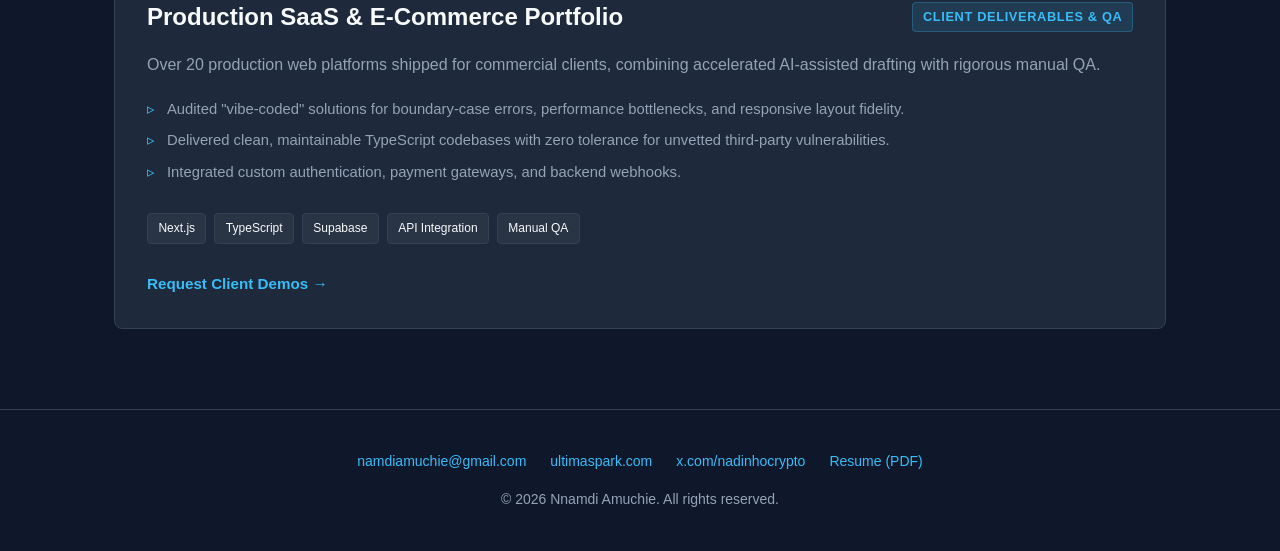
<file: pages/projects.html>
<!DOCTYPE html>
<html lang="en">
<head>
  <meta charset="UTF-8">
  <meta name="viewport" content="width=device-width, initial-scale=1.0">
  <meta name="description" content="Projects, SaaS systems, and AI evaluation case studies by Nnamdi Amuchie.">
  <title>Projects &amp; Systems | Nnamdi Amuchie</title>
  <link rel="stylesheet" href="../assets/styles/main.css">
  <style>
    :root {
      --bg: #0f172a;
      --card-bg: #1e293b;
      --text-main: #f8fafc;
      --text-muted: #94a3b8;
      --accent: #38bdf8;
      --accent-hover: #0ea5e9;
      --border: #334155;
      --badge-bg: rgba(56, 189, 248, 0.12);
      --badge-border: rgba(56, 189, 248, 0.25);
    }
    * {
      box-sizing: border-box;
      margin: 0;
      padding: 0;
    }
    body {
      font-family: -apple-system, BlinkMacSystemFont, "Segoe UI", Roboto, Helvetica, Arial, sans-serif;
      background-color: var(--bg);
      color: var(--text-main);
      line-height: 1.6;
    }
    a {
      color: var(--accent);
      text-decoration: none;
      transition: color 0.2s ease;
    }
    a:hover {
      color: var(--accent-hover);
    }
    header {
      border-bottom: 1px solid var(--border);
      padding: 1.25rem 2rem;
      display: flex;
      justify-content: space-between;
      align-items: center;
      position: sticky;
      top: 0;
      background-color: rgba(15, 23, 42, 0.95);
      backdrop-filter: blur(8px);
      z-index: 100;
    }
    .brand {
      font-weight: 700;
      font-size: 1.25rem;
      color: var(--text-main);
    }
    nav ul {
      display: flex;
      list-style: none;
      gap: 1.5rem;
    }
    nav a {
      color: var(--text-muted);
      font-weight: 500;
    }
    nav a:hover, nav a.active {
      color: var(--text-main);
    }
    main {
      max-width: 1100px;
      margin: 0 auto;
      padding: 3rem 1.5rem 5rem;
    }
    .page-intro {
      margin-bottom: 3.5rem;
      max-width: 750px;
    }
    .page-intro h1 {
      font-size: 2.5rem;
      margin-bottom: 0.75rem;
      line-height: 1.2;
    }
    .page-intro p {
      font-size: 1.1rem;
      color: var(--text-muted);
    }
    .projects-container {
      display: flex;
      flex-direction: column;
      gap: 2.5rem;
    }
    .project-card {
      background-color: var(--card-bg);
      border: 1px solid var(--border);
      border-radius: 8px;
      padding: 2rem;
      display: flex;
      flex-direction: column;
      gap: 1.25rem;
    }
    .project-header {
      display: flex;
      justify-content: space-between;
      align-items: flex-start;
      flex-wrap: wrap;
      gap: 0.75rem;
    }
    .project-title {
      font-size: 1.5rem;
      color: var(--text-main);
    }
    .project-category {
      font-size: 0.8rem;
      text-transform: uppercase;
      letter-spacing: 0.05em;
      color: var(--accent);
      background-color: var(--badge-bg);
      border: 1px solid var(--badge-border);
      padding: 0.25rem 0.6rem;
      border-radius: 4px;
      font-weight: 600;
    }
    .project-description {
      color: var(--text-muted);
      font-size: 1rem;
    }
    .project-highlights {
      list-style-type: none;
      display: flex;
      flex-direction: column;
      gap: 0.5rem;
      padding-left: 0;
    }
    .project-highlights li {
      font-size: 0.925rem;
      color: var(--text-muted);
      position: relative;
      padding-left: 1.25rem;
    }
    .project-highlights li::before {
      content: "▹";
      position: absolute;
      left: 0;
      color: var(--accent);
    }
    .tech-stack {
      display: flex;
      flex-wrap: wrap;
      gap: 0.5rem;
      margin-top: 0.5rem;
    }
    .tech-tag {
      font-size: 0.75rem;
      background: rgba(255, 255, 255, 0.05);
      color: var(--text-main);
      padding: 0.3rem 0.65rem;
      border-radius: 4px;
      border: 1px solid var(--border);
    }
    .project-actions {
      display: flex;
      gap: 1rem;
      padding-top: 0.5rem;
      font-size: 0.95rem;
      font-weight: 600;
    }
    footer {
      border-top: 1px solid var(--border);
      padding: 2.5rem 1.5rem;
      text-align: center;
      color: var(--text-muted);
      font-size: 0.875rem;
    }
    .footer-links {
      display: flex;
      justify-content: center;
      gap: 1.5rem;
      margin-bottom: 1rem;
    }
  </style>
</head>
<body>

  <!-- Top Global Navigation (Relative path points up to root index.html) -->
  <header>
    <div class="brand">Nnamdi Amuchie</div>
    <nav aria-label="Main Navigation">
      <ul>
        <li><a href="../index.html">Home</a></li>
        <li><a href="about.html">About</a></li>
        <li><a href="projects.html" class="active">Projects</a></li>
        <li><a href="contact.html">Contact</a></li>
      </ul>
    </nav>
  </header>

  <main>
    <section class="page-intro" aria-labelledby="page-title">
      <h1 id="page-title">Projects &amp; Systems</h1>
      <p>
        A catalog of production web applications, LLM-integrated automation pipelines, and code auditing frameworks built and evaluated across UltimaSpark Agency and Academy.
      </p>
    </section>

    <section class="projects-container" aria-label="Projects Catalog">

      <!-- Case Study 1: SparkBooks -->
      <article class="project-card">
        <div class="project-header">
          <div>
            <h2 class="project-title">SparkBooks AI Bookkeeping Pipeline</h2>
          </div>
          <span class="project-category">AI Pipeline &amp; Production QA</span>
        </div>
        <p class="project-description">
          An automated bookkeeping system that allows business owners to record financial transactions via WhatsApp voice notes and text messages, audited for data integrity before database ingestion.
        </p>
        <ul class="project-highlights">
          <li>Transcribes voice notes using OpenAI Whisper and parses structured financial entries via DeepSeek V4 Pro.</li>
          <li>Enforces pre-confirmation human-in-the-loop and automated auditing to eliminate hallucinations, mis-transcriptions, and schema mismatches.</li>
          <li>Secured with Supabase Row-Level Security (RLS) to ensure multi-tenant ledger isolation.</li>
        </ul>
        <div class="tech-stack">
          <span class="tech-tag">DeepSeek V4 Pro</span>
          <span class="tech-tag">OpenAI Whisper</span>
          <span class="tech-tag">WhatsApp API</span>
          <span class="tech-tag">Next.js</span>
          <span class="tech-tag">TypeScript</span>
          <span class="tech-tag">Supabase</span>
        </div>
        <div class="project-actions">
          <a href="project-detail.html">Read Full Deep-Dive Case Study &rarr;</a>
        </div>
      </article>

      <!-- Case Study 2: UltimaSpark Academy Code Audit -->
      <article class="project-card">
        <div class="project-header">
          <div>
            <h2 class="project-title">AI Code Evaluation &amp; Curriculum Framework</h2>
          </div>
          <span class="project-category">Education &amp; Code Review</span>
        </div>
        <p class="project-description">
          A rationale-first evaluation standard created to review code generated by 100+ students across 6 cohorts using AI pair programmers.
        </p>
        <ul class="project-highlights">
          <li>Identified recurring failure modes in tools like Cursor, Lovable, and Trae AI—specifically ambiguous Row-Level Security configurations and accidentally exposed service-role keys.</li>
          <li>Provided structured written feedback clarifying logic flaws, root causes, and security implications rather than generic surface critique.</li>
          <li>Iteratively refined curriculum rubrics based on real-world AI coding vulnerabilities.</li>
        </ul>
        <div class="tech-stack">
          <span class="tech-tag">Code Review</span>
          <span class="tech-tag">Supabase RLS</span>
          <span class="tech-tag">Cursor</span>
          <span class="tech-tag">Lovable</span>
          <span class="tech-tag">Trae AI</span>
          <span class="tech-tag">Technical Writing</span>
        </div>
        <div class="project-actions">
          <a href="https://ultimaspark.com" target="_blank" rel="noopener noreferrer">Visit Academy Platform &rarr;</a>
        </div>
      </article>

      <!-- Case Study 3: SparkLeads & SparkAds -->
      <article class="project-card">
        <div class="project-header">
          <div>
            <h2 class="project-title">SparkLeads &amp; SparkAds Software Suite</h2>
          </div>
          <span class="project-category">Full-Stack SaaS</span>
        </div>
        <p class="project-description">
          Proprietary SaaS applications engineered under the UltimaSpark Agency to manage lead generation pipelines and high-converting marketing campaigns.
        </p>
        <ul class="project-highlights">
          <li>Built scalable full-stack architectures utilizing Next.js app router and typed Supabase database connections.</li>
          <li>Converted AI-generated feature breakdowns into structured documentation and production-ready code modules.</li>
          <li>Maintained strict UI and business logic testing standards across all user touchpoints.</li>
        </ul>
        <div class="tech-stack">
          <span class="tech-tag">Next.js</span>
          <span class="tech-tag">TypeScript</span>
          <span class="tech-tag">Supabase</span>
          <span class="tech-tag">Tailwind CSS</span>
          <span class="tech-tag">PostgreSQL</span>
        </div>
        <div class="project-actions">
          <a href="https://ultimaspark.com" target="_blank" rel="noopener noreferrer">View Agency Products &rarr;</a>
        </div>
      </article>

      <!-- Case Study 4: 20+ Production Applications -->
      <article class="project-card">
        <div class="project-header">
          <div>
            <h2 class="project-title">Production SaaS &amp; E-Commerce Portfolio</h2>
          </div>
          <span class="project-category">Client Deliverables &amp; QA</span>
        </div>
        <p class="project-description">
          Over 20 production web platforms shipped for commercial clients, combining accelerated AI-assisted drafting with rigorous manual QA.
        </p>
        <ul class="project-highlights">
          <li>Audited "vibe-coded" solutions for boundary-case errors, performance bottlenecks, and responsive layout fidelity.</li>
          <li>Delivered clean, maintainable TypeScript codebases with zero tolerance for unvetted third-party vulnerabilities.</li>
          <li>Integrated custom authentication, payment gateways, and backend webhooks.</li>
        </ul>
        <div class="tech-stack">
          <span class="tech-tag">Next.js</span>
          <span class="tech-tag">TypeScript</span>
          <span class="tech-tag">Supabase</span>
          <span class="tech-tag">API Integration</span>
          <span class="tech-tag">Manual QA</span>
        </div>
        <div class="project-actions">
          <a href="contact.html">Request Client Demos &rarr;</a>
        </div>
      </article>

    </section>
  </main>

  <!-- Global Footer -->
  <footer>
    <div class="footer-links">
      <a href="mailto:namdiamuchie@gmail.com">namdiamuchie@gmail.com</a>
      <a href="https://ultimaspark.com" target="_blank" rel="noopener noreferrer">ultimaspark.com</a>
      <a href="https://x.com/nadinhocrypto" target="_blank" rel="noopener noreferrer">x.com/nadinhocrypto</a>
      <a href="../assets/docs/Nnamdi-Amuchie-Resume.pdf" download>Resume (PDF)</a>
    </div>
    <p>&copy; 2026 Nnamdi Amuchie. All rights reserved.</p>
  </footer>

</body>
</html>
</file>
<file: assets/styles/main.css>
/* ==========================================================================
   Main Stylesheet - Nnamdi Amuchie Portfolio (UltimaSpark Brand Theme)
   Path: assets/styles/main.css
   ========================================================================== */

:root {
  --bg-primary: #0f172a;
  --bg-secondary: #1e293b;
  --bg-tertiary: #172554;
  --bg-header: rgba(15, 23, 42, 0.95);
  
  --text-main: #f8fafc;
  --text-muted: #94a3b8;
  --text-heading: #ffffff;
  
  /* UltimaSpark Brand Accent (Warm Spark Amber / Gold) */
  --accent: #f59e0b;
  --accent-hover: #d97706;
  --accent-tint: rgba(245, 158, 11, 0.1);
  --accent-border: rgba(245, 158, 11, 0.3);
  
  --border: #334155;
  --border-focus: #f59e0b;
  
  --font-sans: -apple-system, BlinkMacSystemFont, "Segoe UI", Roboto, Helvetica, Arial, sans-serif;
  --radius-sm: 4px;
  --radius-md: 6px;
  --radius-lg: 8px;
  
  --transition-fast: 0.2s ease;
  --transition-normal: 0.3s ease;
}

*, *::before, *::after {
  box-sizing: border-box;
  margin: 0;
  padding: 0;
}

html {
  scroll-behavior: smooth;
}

body {
  font-family: var(--font-sans);
  background-color: var(--bg-primary);
  color: var(--text-main);
  line-height: 1.6;
  -webkit-font-smoothing: antialiased;
}

a {
  color: var(--accent);
  text-decoration: none;
  transition: color var(--transition-fast);
}

a:hover {
  color: var(--accent-hover);
}

ul {
  list-style: none;
}

img {
  max-width: 100%;
  display: block;
}

header {
  border-bottom: 1px solid var(--border);
  padding: 1.25rem 2rem;
  display: flex;
  justify-content: space-between;
  align-items: center;
  position: sticky;
  top: 0;
  background-color: var(--bg-header);
  backdrop-filter: blur(8px);
  z-index: 100;
}

.brand {
  font-weight: 700;
  font-size: 1.25rem;
  color: var(--text-heading);
}

nav ul {
  display: flex;
  gap: 1.5rem;
}

nav a {
  color: var(--text-muted);
  font-weight: 500;
  transition: color var(--transition-fast);
}

nav a:hover,
nav a.active {
  color: var(--text-main);
}

main {
  max-width: 1100px;
  margin: 0 auto;
  padding: 3rem 1.5rem 5rem;
}

h1, h2, h3, h4 {
  color: var(--text-heading);
  line-height: 1.25;
}

.page-intro {
  margin-bottom: 3.5rem;
  max-width: 750px;
}

.page-intro h1 {
  font-size: 2.5rem;
  margin-bottom: 0.75rem;
}

.page-intro p {
  font-size: 1.1rem;
  color: var(--text-muted);
}

.lead-text {
  font-size: 1.2rem;
  color: var(--text-main);
  line-height: 1.7;
}

.section-block {
  margin-bottom: 3.5rem;
}

.section-header {
  display: flex;
  justify-content: space-between;
  align-items: flex-end;
  margin-bottom: 2rem;
  border-bottom: 1px solid var(--border);
  padding-bottom: 0.75rem;
}

.section-title {
  font-size: 1.75rem;
}

.btn {
  display: inline-block;
  padding: 0.75rem 1.5rem;
  border-radius: var(--radius-md);
  font-weight: 600;
  font-size: 0.95rem;
  text-align: center;
  cursor: pointer;
  border: 1px solid transparent;
  transition: background-color var(--transition-fast), border-color var(--transition-fast), color var(--transition-fast);
}

.btn-primary {
  background-color: var(--accent);
  color: #0f172a;
}

.btn-primary:hover {
  background-color: var(--accent-hover);
  color: #0f172a;
}

.btn-secondary {
  border-color: var(--border);
  color: var(--text-main);
}

.btn-secondary:hover {
  background-color: var(--bg-secondary);
  color: var(--text-main);
}

.tech-tags,
.tech-stack,
.tech-stack-wrap {
  display: flex;
  flex-wrap: wrap;
  gap: 0.5rem;
}

.tech-tag {
  font-size: 0.75rem;
  background: var(--accent-tint);
  color: var(--accent);
  padding: 0.25rem 0.6rem;
  border-radius: var(--radius-sm);
  border: 1px solid var(--accent-border);
}

.project-category,
.case-category {
  font-size: 0.8rem;
  text-transform: uppercase;
  letter-spacing: 0.05em;
  color: var(--accent);
  background-color: var(--accent-tint);
  border: 1px solid var(--accent-border);
  padding: 0.25rem 0.6rem;
  border-radius: var(--radius-sm);
  font-weight: 600;
  display: inline-block;
}

.hero {
  padding: 4rem 0 3rem;
  text-align: center;
}

.hero h1 {
  font-size: 2.75rem;
  margin-bottom: 0.75rem;
}

.hero .tagline {
  font-size: 1.25rem;
  color: var(--accent);
  margin-bottom: 1.5rem;
  font-weight: 500;
}

.hero .summary {
  max-width: 750px;
  margin: 0 auto 2rem;
  color: var(--text-muted);
  font-size: 1.05rem;
}

.cta-group {
  display: flex;
  justify-content: center;
  gap: 1rem;
  margin-bottom: 3.5rem;
}

.stats-grid {
  display: grid;
  grid-template-columns: repeat(auto-fit, minmax(220px, 1fr));
  gap: 1.5rem;
  margin-bottom: 5rem;
}

.stat-card {
  background-color: var(--bg-secondary);
  border: 1px solid var(--border);
  border-radius: var(--radius-lg);
  padding: 1.5rem;
  text-align: center;
}

.stat-number {
  font-size: 2rem;
  font-weight: 800;
  color: var(--accent);
  display: block;
  margin-bottom: 0.25rem;
}

.stat-label {
  font-size: 0.875rem;
  color: var(--text-muted);
}

.projects-grid {
  display: grid;
  grid-template-columns: repeat(auto-fit, minmax(320px, 1fr));
  gap: 2rem;
  margin-bottom: 4rem;
}

.projects-container {
  display: flex;
  flex-direction: column;
  gap: 2.5rem;
}

.project-card {
  background-color: var(--bg-secondary);
  border: 1px solid var(--border);
  border-radius: var(--radius-lg);
  padding: 1.75rem;
  display: flex;
  flex-direction: column;
  justify-content: space-between;
  gap: 1.25rem;
}

.project-header {
  display: flex;
  justify-content: space-between;
  align-items: flex-start;
  flex-wrap: wrap;
  gap: 0.75rem;
}

.project-title {
  font-size: 1.35rem;
  color: var(--text-heading);
}

.project-description {
  color: var(--text-muted);
  font-size: 0.975rem;
}

.project-highlights,
.bullet-list {
  list-style: none;
  display: flex;
  flex-direction: column;
  gap: 0.6rem;
}

.project-highlights li,
.bullet-list li {
  font-size: 0.95rem;
  color: var(--text-muted);
  position: relative;
  padding-left: 1.35rem;
}

.project-highlights li::before,
.bullet-list li::before {
  content: "▹";
  position: absolute;
  left: 0;
  color: var(--accent);
}

.project-links,
.project-actions {
  display: flex;
  gap: 1rem;
  font-size: 0.925rem;
  font-weight: 600;
}

.skills-grid {
  display: grid;
  grid-template-columns: repeat(auto-fit, minmax(260px, 1fr));
  gap: 1.5rem;
  margin-top: 1.5rem;
}

.skill-card {
  background-color: var(--bg-secondary);
  border: 1px solid var(--border);
  border-radius: var(--radius-lg);
  padding: 1.5rem;
}

.skill-card h3 {
  font-size: 1.1rem;
  color: var(--accent);
  margin-bottom: 0.75rem;
}

.skill-list {
  display: flex;
  flex-direction: column;
  gap: 0.5rem;
}

.skill-list li {
  color: var(--text-muted);
  font-size: 0.95rem;
  position: relative;
  padding-left: 1.25rem;
}

.skill-list li::before {
  content: "▹";
  position: absolute;
  left: 0;
  color: var(--accent);
}

.timeline {
  display: flex;
  flex-direction: column;
  gap: 2rem;
  margin-top: 1.5rem;
}

.timeline-item {
  background-color: var(--bg-secondary);
  border: 1px solid var(--border);
  border-radius: var(--radius-lg);
  padding: 1.75rem;
}

.timeline-header {
  display: flex;
  justify-content: space-between;
  align-items: baseline;
  flex-wrap: wrap;
  gap: 0.5rem;
  margin-bottom: 0.5rem;
}

.timeline-title {
  font-size: 1.25rem;
  color: var(--text-heading);
}

.timeline-date {
  font-size: 0.85rem;
  color: var(--accent);
  font-weight: 600;
}

.timeline-company {
  font-size: 0.95rem;
  color: var(--text-muted);
  margin-bottom: 1rem;
}

.timeline-points {
  display: flex;
  flex-direction: column;
  gap: 0.75rem;
}

.timeline-points li {
  font-size: 0.95rem;
  color: var(--text-muted);
  position: relative;
  padding-left: 1.25rem;
}

.timeline-points li::before {
  content: "▹";
  position: absolute;
  left: 0;
  color: var(--accent);
}

.download-resume-banner {
  background: linear-gradient(135deg, var(--bg-secondary), var(--bg-tertiary));
  border: 1px solid var(--border);
  border-radius: var(--radius-lg);
  padding: 2rem;
  display: flex;
  justify-content: space-between;
  align-items: center;
  flex-wrap: wrap;
  gap: 1.5rem;
  margin-top: 2.5rem;
}

.download-resume-banner h3 {
  font-size: 1.2rem;
  margin-bottom: 0.25rem;
}

.back-link {
  display: inline-block;
  margin-bottom: 1.5rem;
  font-size: 0.95rem;
  font-weight: 500;
}

.case-header {
  margin-bottom: 2.5rem;
  border-bottom: 1px solid var(--border);
  padding-bottom: 2rem;
}

.project-meta-grid {
  display: grid;
  grid-template-columns: repeat(auto-fit, minmax(180px, 1fr));
  gap: 1.25rem;
  margin-top: 1.5rem;
}

.meta-item h3 {
  font-size: 0.8rem;
  text-transform: uppercase;
  letter-spacing: 0.05em;
  color: var(--text-muted);
  margin-bottom: 0.25rem;
}

.meta-item p {
  font-size: 0.95rem;
  color: var(--text-main);
  font-weight: 500;
}

.content-block {
  margin-bottom: 3rem;
}

.callout-box,
.quote-box {
  background-color: var(--bg-secondary);
  border-left: 4px solid var(--accent);
  border-radius: 0 var(--radius-lg) var(--radius-lg) 0;
  padding: 1.75rem 2rem;
  margin: 2rem 0;
}

.quote-box blockquote {
  font-size: 1.15rem;
  font-style: italic;
  color: var(--text-heading);
  margin-bottom: 0.5rem;
}

.quote-box cite {
  font-size: 0.9rem;
  color: var(--text-muted);
  font-style: normal;
}

.nav-actions {
  display: flex;
  justify-content: space-between;
  align-items: center;
  border-top: 1px solid var(--border);
  padding-top: 2rem;
  margin-top: 4rem;
}

.contact-layout {
  display: grid;
  grid-template-columns: 1fr 1.3fr;
  gap: 3rem;
}

.direct-details {
  display: flex;
  flex-direction: column;
  gap: 1.75rem;
}

.detail-card,
.form-card {
  background-color: var(--bg-secondary);
  border: 1px solid var(--border);
  border-radius: var(--radius-lg);
  padding: 1.75rem;
}

.detail-card h2 {
  font-size: 0.85rem;
  text-transform: uppercase;
  letter-spacing: 0.05em;
  color: var(--text-muted);
  margin-bottom: 0.5rem;
}

.detail-card p,
.detail-card a {
  font-size: 1.05rem;
  font-weight: 500;
}

.form-group {
  margin-bottom: 1.5rem;
  display: flex;
  flex-direction: column;
  gap: 0.5rem;
}

label {
  font-size: 0.9rem;
  font-weight: 600;
  color: var(--text-main);
}

input, select, textarea {
  width: 100%;
  background-color: var(--bg-primary);
  border: 1px solid var(--border);
  color: var(--text-main);
  padding: 0.75rem 1rem;
  border-radius: var(--radius-md);
  font-family: inherit;
  font-size: 0.95rem;
  outline: none;
  transition: border-color var(--transition-fast);
}

input:focus, select:focus, textarea:focus {
  border-color: var(--border-focus);
}

textarea {
  resize: vertical;
  min-height: 140px;
}

footer {
  border-top: 1px solid var(--border);
  padding: 2.5rem 1.5rem;
  text-align: center;
  color: var(--text-muted);
  font-size: 0.875rem;
}

.footer-links {
  display: flex;
  justify-content: center;
  gap: 1.5rem;
  margin-bottom: 1rem;
}

@media (max-width: 768px) {
  header {
    flex-direction: column;
    gap: 1rem;
    padding: 1rem;
  }

  nav ul {
    gap: 1rem;
  }

  .hero h1 {
    font-size: 2.15rem;
  }

  .contact-layout {
    grid-template-columns: 1fr;
    gap: 2rem;
  }

  .cta-group {
    flex-direction: column;
    align-items: center;
  }

  .cta-group .btn {
    width: 100%;
    max-width: 320px;
  }
}
</file>
